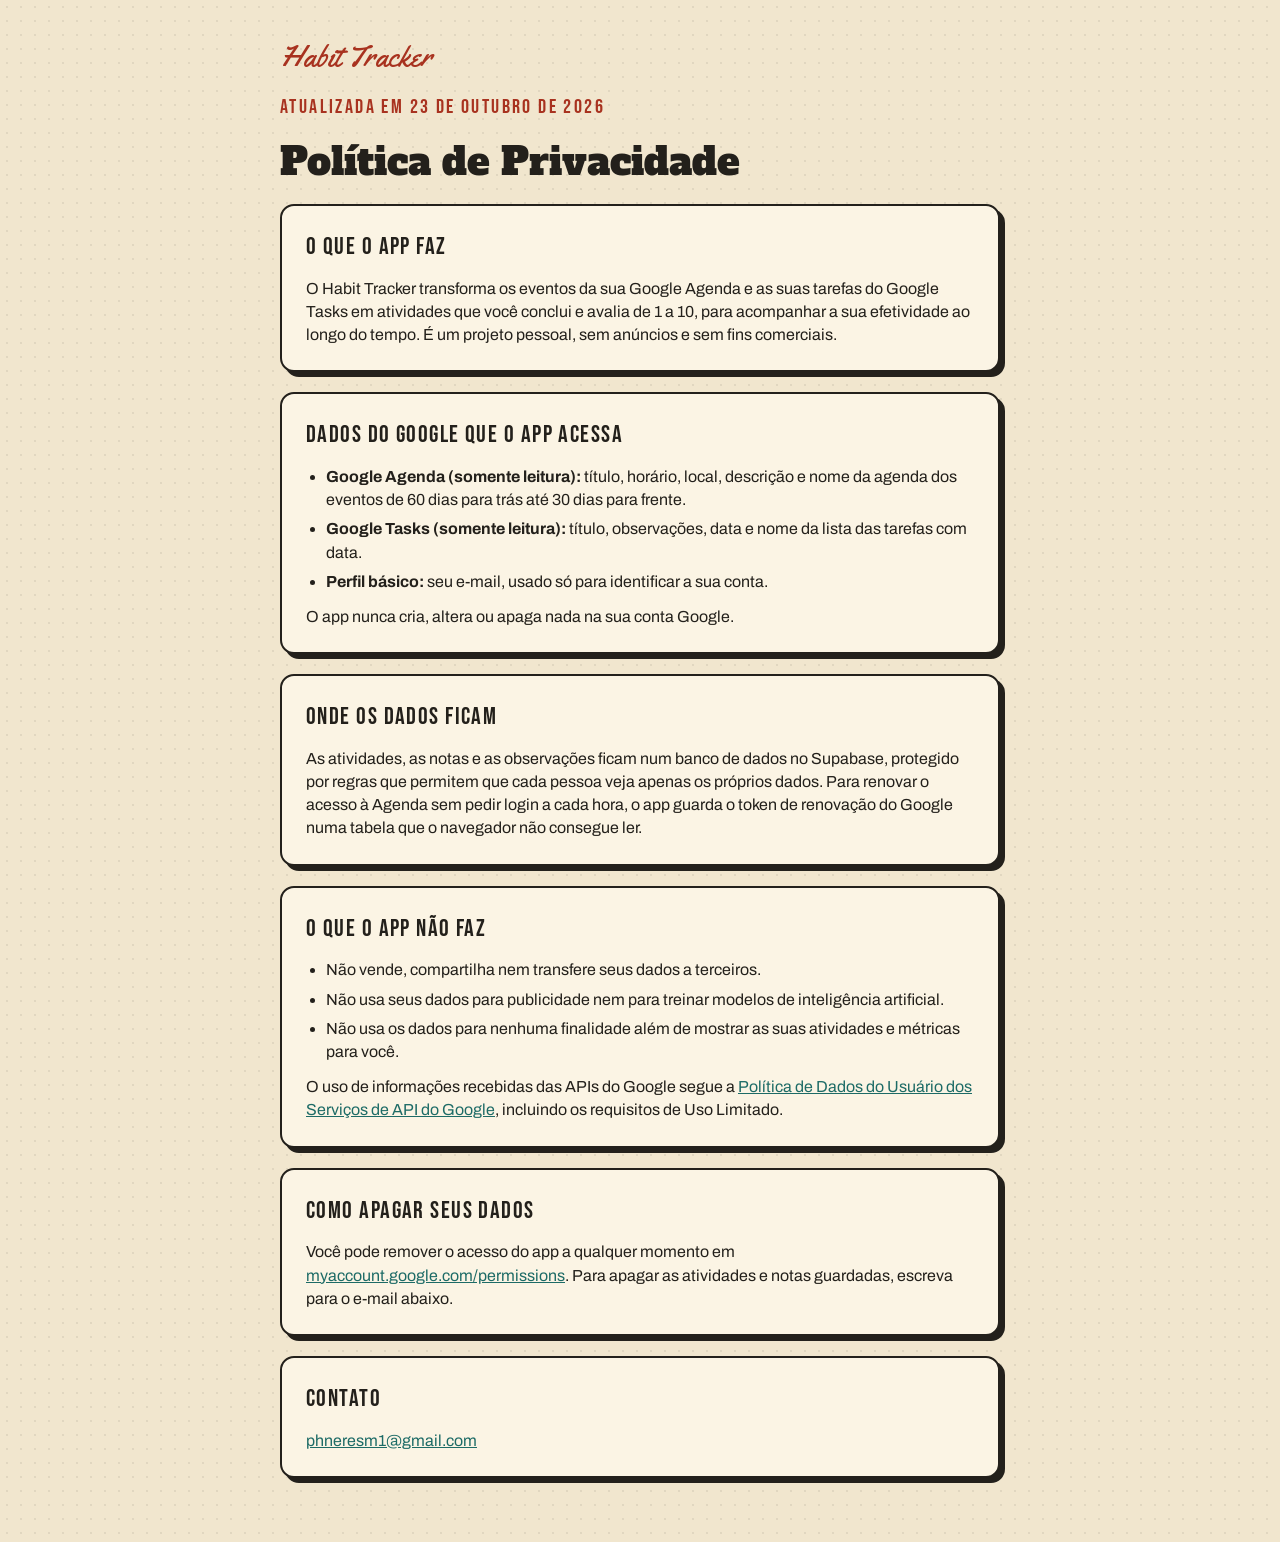
<file: privacidade.html>
<!doctype html>
<html lang="pt-BR">
<head>
  <meta charset="utf-8">
  <meta name="viewport" content="width=device-width, initial-scale=1">
  <meta name="color-scheme" content="light dark">
  <title>Política de Privacidade · Habit Tracker</title>
  <link rel="preconnect" href="https://fonts.googleapis.com">
  <link rel="preconnect" href="https://fonts.gstatic.com" crossorigin>
  <link href="https://fonts.googleapis.com/css2?family=Alfa+Slab+One&family=Archivo:wght@400;500;600;700&family=Bebas+Neue&family=Yellowtail&display=swap" rel="stylesheet">
  <link rel="stylesheet" href="css/styles.css">
  <style>
    .doc { max-width: 760px; margin: 0 auto; padding: 40px 20px 64px; display: flex; flex-direction: column; gap: 20px; }
    .doc .card { padding: 24px; display: flex; flex-direction: column; gap: 12px; }
    .doc h2 { font-family: var(--font-caps); font-weight: 400; font-size: 24px; letter-spacing: 0.06em; }
    .doc ul { margin: 0; padding-left: 20px; display: flex; flex-direction: column; gap: 6px; }
  </style>
</head>
<body>
  <main class="doc">
    <a class="brand-name" href="./" style="text-decoration:none">Habit Tracker</a>
    <p class="eyebrow">Atualizada em 23 de outubro de 2026</p>
    <h1 class="page-title">Política de Privacidade</h1>

    <section class="card">
      <h2>O que o app faz</h2>
      <p>O Habit Tracker transforma os eventos da sua Google Agenda e as suas tarefas do Google Tasks em atividades que você conclui e avalia de 1 a 10, para acompanhar a sua efetividade ao longo do tempo. É um projeto pessoal, sem anúncios e sem fins comerciais.</p>
    </section>

    <section class="card">
      <h2>Dados do Google que o app acessa</h2>
      <ul>
        <li><strong>Google Agenda (somente leitura):</strong> título, horário, local, descrição e nome da agenda dos eventos de 60 dias para trás até 30 dias para frente.</li>
        <li><strong>Google Tasks (somente leitura):</strong> título, observações, data e nome da lista das tarefas com data.</li>
        <li><strong>Perfil básico:</strong> seu e-mail, usado só para identificar a sua conta.</li>
      </ul>
      <p>O app nunca cria, altera ou apaga nada na sua conta Google.</p>
    </section>

    <section class="card">
      <h2>Onde os dados ficam</h2>
      <p>As atividades, as notas e as observações ficam num banco de dados no Supabase, protegido por regras que permitem que cada pessoa veja apenas os próprios dados. Para renovar o acesso à Agenda sem pedir login a cada hora, o app guarda o token de renovação do Google numa tabela que o navegador não consegue ler.</p>
    </section>

    <section class="card">
      <h2>O que o app não faz</h2>
      <ul>
        <li>Não vende, compartilha nem transfere seus dados a terceiros.</li>
        <li>Não usa seus dados para publicidade nem para treinar modelos de inteligência artificial.</li>
        <li>Não usa os dados para nenhuma finalidade além de mostrar as suas atividades e métricas para você.</li>
      </ul>
      <p>O uso de informações recebidas das APIs do Google segue a <a href="https://developers.google.com/terms/api-services-user-data-policy">Política de Dados do Usuário dos Serviços de API do Google</a>, incluindo os requisitos de Uso Limitado.</p>
    </section>

    <section class="card">
      <h2>Como apagar seus dados</h2>
      <p>Você pode remover o acesso do app a qualquer momento em <a href="https://myaccount.google.com/permissions">myaccount.google.com/permissions</a>. Para apagar as atividades e notas guardadas, escreva para o e-mail abaixo.</p>
    </section>

    <section class="card">
      <h2>Contato</h2>
      <p><a href="mailto:phneresm1@gmail.com">phneresm1@gmail.com</a></p>
    </section>
  </main>
</body>
</html>
</file>
<file: css/styles.css>
/* ==========================================================================
   Habit Tracker — estética retrô "era atômica" (anos 50)
   Tema claro: papel creme de revista antiga.
   Tema escuro: noite atômica, azul-petróleo.
   O tema segue o sistema (prefers-color-scheme) e pode ser forçado
   com data-theme="light" | "dark" no <html>.
   ========================================================================== */

:root {
  color-scheme: light;

  --font-body: 'Archivo', system-ui, -apple-system, 'Segoe UI', Roboto, sans-serif;
  --font-display: 'Alfa Slab One', Georgia, 'Times New Roman', serif;
  --font-caps: 'Bebas Neue', 'Arial Narrow', Impact, sans-serif;
  --font-script: 'Yellowtail', 'Brush Script MT', cursive;

  --radius: 14px;
  --radius-sm: 10px;

  /* Papel e tinta */
  --bg: #F1E6CE;
  --paper: #FBF4E4;
  --field-bg: #FFFBF0;
  --ink: #23201B;
  --text-2: #3E3930;
  --muted: #5E574B;
  --placeholder: #776E5E;
  --line: #23201B;
  --shadow-color: #23201B;
  --divider: #DCCDAE;
  --hover: #F1E4C6;
  --halftone: rgba(35, 32, 27, 0.08);

  /* Destaques */
  --accent: #1D6B66;
  --on-accent: #FBF4E4;
  --accent-soft: #CFE5DF;
  --accent-soft-text: #13504C;
  --primary: #A8321F;
  --primary-hover: #8E2919;
  --on-primary: #FBF4E4;
  --mustard: #E2A72E;
  --on-mustard: #23201B;
  --mustard-soft: #F6E2B0;
  --mustard-soft-text: #5C4410;
  --warm: #A8321F;
  --danger: #A8321F;
  --link: #1D6B66;
  --link-hover: #13504C;
  --focus: #2C5D8F;

  /* Controles */
  --control-border: #7A705F;
  --empty: #E2D5B8;
  --missed: #E8DCC0;
  --invert-bg: #23201B;
  --invert-text: #FBF4E4;
  --segment-bg: #E8DCC0;
  --ring-track: #F2D58C;
  --ring-value: #1D6B66;

  /* Escala de notas e de efetividade */
  --s-low: #A8321F;   --s-low-text: #FBF4E4;
  --s-mid: #E2A72E;   --s-mid-text: #23201B;
  --s-good: #9CC8BE;  --s-good-text: #23201B;
  --s-top: #1D6B66;   --s-top-text: #FBF4E4;
  --s-none: #E8DCC0;  --s-none-text: #5E574B;
  --seg-missed: #5E574B;
  --seg-pending: #B8AA8C;
}

@media (prefers-color-scheme: dark) {
  :root:not([data-theme="light"]) {
    color-scheme: dark;
    --bg: #13202A;
    --paper: #1B2C38;
    --field-bg: #13202A;
    --ink: #F1E6CC;
    --text-2: #DCCFB2;
    --muted: #B3A88F;
    --placeholder: #8C9AA5;
    --line: #4A6475;
    --shadow-color: #070D12;
    --divider: #2A3D4A;
    --hover: #223644;
    --halftone: rgba(241, 230, 204, 0.05);
    --accent: #4FBFB2;
    --on-accent: #13202A;
    --accent-soft: #1F3F44;
    --accent-soft-text: #8FDCD2;
    --primary: #F27A62;
    --primary-hover: #F59582;
    --on-primary: #13202A;
    --mustard: #F2B84B;
    --on-mustard: #13202A;
    --mustard-soft: #3D3420;
    --mustard-soft-text: #F2CF86;
    --warm: #F27A62;
    --danger: #F27A62;
    --link: #8FDCD2;
    --link-hover: #B5EAE3;
    --focus: #F2B84B;
    --control-border: #6B8191;
    --empty: #2A3D4A;
    --missed: #24384A;
    --invert-bg: #F1E6CC;
    --invert-text: #13202A;
    --segment-bg: #13202A;
    --ring-track: #C9922F;
    --ring-value: #13202A;
    --s-low: #F27A62;   --s-low-text: #13202A;
    --s-mid: #F2B84B;   --s-mid-text: #13202A;
    --s-good: #2F6A66;  --s-good-text: #F1E6CC;
    --s-top: #4FBFB2;   --s-top-text: #13202A;
    --s-none: #24384A;  --s-none-text: #B3A88F;
  --seg-missed: #B3A88F;
  --seg-pending: #4A6475;
  }
}

:root[data-theme="dark"] {
  color-scheme: dark;
  --bg: #13202A;
  --paper: #1B2C38;
  --field-bg: #13202A;
  --ink: #F1E6CC;
  --text-2: #DCCFB2;
  --muted: #B3A88F;
  --placeholder: #8C9AA5;
  --line: #4A6475;
  --shadow-color: #070D12;
  --divider: #2A3D4A;
  --hover: #223644;
  --halftone: rgba(241, 230, 204, 0.05);
  --accent: #4FBFB2;
  --on-accent: #13202A;
  --accent-soft: #1F3F44;
  --accent-soft-text: #8FDCD2;
  --primary: #F27A62;
  --primary-hover: #F59582;
  --on-primary: #13202A;
  --mustard: #F2B84B;
  --on-mustard: #13202A;
  --mustard-soft: #3D3420;
  --mustard-soft-text: #F2CF86;
  --warm: #F27A62;
  --danger: #F27A62;
  --link: #8FDCD2;
  --link-hover: #B5EAE3;
  --focus: #F2B84B;
  --control-border: #6B8191;
  --empty: #2A3D4A;
  --missed: #24384A;
  --invert-bg: #F1E6CC;
  --invert-text: #13202A;
  --segment-bg: #13202A;
  --ring-track: #C9922F;
  --ring-value: #13202A;
  --s-low: #F27A62;   --s-low-text: #13202A;
  --s-mid: #F2B84B;   --s-mid-text: #13202A;
  --s-good: #2F6A66;  --s-good-text: #F1E6CC;
  --s-top: #4FBFB2;   --s-top-text: #13202A;
  --s-none: #24384A;  --s-none-text: #B3A88F;
  --seg-missed: #B3A88F;
  --seg-pending: #4A6475;
}

/* ---------- Base ---------- */

*, *::before, *::after { box-sizing: border-box; }

html { -webkit-text-size-adjust: 100%; text-size-adjust: 100%; }

body {
  margin: 0;
  min-height: 100vh;
  background-color: var(--bg);
  background-image: radial-gradient(var(--halftone) 1.1px, transparent 1.4px);
  background-size: 14px 14px;
  color: var(--ink);
  font-family: var(--font-body);
  font-size: 16px;
  line-height: 1.45;
  -webkit-font-smoothing: antialiased;
  -webkit-tap-highlight-color: transparent;
}

h1, h2, h3, p { margin: 0; }
a { color: var(--link); }
a:hover { color: var(--link-hover); }
button, input, textarea, select { font: inherit; color: inherit; }
button { cursor: pointer; }
button:disabled { cursor: default; }
svg { flex-shrink: 0; }
code { font-size: 0.92em; padding: 1px 5px; border-radius: 4px; background: var(--hover); }

:focus-visible { outline: 3px solid var(--focus); outline-offset: 2px; }

.skip-link {
  position: fixed;
  top: 8px;
  left: 8px;
  z-index: 100;
  padding: 10px 16px;
  border: 2px solid var(--line);
  border-radius: var(--radius-sm);
  background: var(--paper);
  font-weight: 700;
  transform: translateY(-200%);
}
.skip-link:focus { transform: none; }

.noscript { margin: 24px; padding: 16px; border: 2px solid var(--line); background: var(--paper); }
.loading { padding: 48px 0; text-align: center; color: var(--muted); }

/* ---------- Estrutura ---------- */

.app { display: flex; min-height: 100vh; min-height: 100dvh; }

.sidebar {
  position: sticky;
  top: 0;
  height: 100vh;
  height: 100dvh;
  width: 260px;
  flex-shrink: 0;
  overflow-y: auto;
  padding: 28px 20px;
  display: flex;
  flex-direction: column;
  gap: 28px;
  background: var(--paper);
  border-right: 2px solid var(--line);
}

.brand { display: flex; align-items: center; gap: 10px; color: var(--ink); text-decoration: none; }
.brand:hover { color: var(--ink); }
.brand-mark svg { display: block; }
.brand-mark .burst { fill: var(--mustard); stroke: var(--line); stroke-width: 2; stroke-linejoin: round; }
.brand-mark .burst-check { stroke: var(--on-mustard); }
.brand-text { display: flex; flex-direction: column; line-height: 1; }
.brand-name { font-family: var(--font-script); font-size: 30px; line-height: 1.1; color: var(--warm); }
.brand-tag { margin-top: 4px; font-family: var(--font-caps); font-size: 14px; letter-spacing: 0.12em; color: var(--muted); }

.nav { display: flex; flex-direction: column; gap: 6px; }
.nav-link {
  display: flex;
  align-items: center;
  gap: 12px;
  min-height: 44px;
  padding: 0 12px;
  border: 2px solid transparent;
  border-radius: var(--radius-sm);
  color: var(--text-2);
  font-weight: 600;
  font-size: 15px;
  text-decoration: none;
}
.nav-link:hover { background: var(--hover); color: var(--ink); }
.nav-link[aria-current="page"] {
  background: var(--accent);
  border-color: var(--line);
  color: var(--on-accent);
  box-shadow: 3px 3px 0 var(--shadow-color);
}

.sidebar-foot { margin-top: auto; display: flex; flex-direction: column; gap: 12px; font-size: 13px; color: var(--muted); }
.account { display: flex; flex-wrap: wrap; align-items: center; gap: 8px; }
.account-email { overflow-wrap: anywhere; }
.link-btn { padding: 0; border: none; background: none; color: var(--link); font-weight: 600; text-decoration: underline; min-height: 32px; }

.theme-switch { display: flex; padding: 3px; border: 2px solid var(--line); border-radius: var(--radius-sm); background: var(--segment-bg); }
.theme-switch button {
  flex: 1 1 0;
  min-height: 36px;
  border: none;
  border-radius: 7px;
  background: transparent;
  color: var(--text-2);
  font-family: var(--font-caps);
  font-size: 17px;
  letter-spacing: 0.06em;
}
.theme-switch button[aria-pressed="true"] { background: var(--invert-bg); color: var(--invert-text); }

.content { flex: 1 1 auto; min-width: 0; padding: 36px 40px 56px; }
.content:focus { outline: none; }
.view { max-width: 1180px; margin: 0 auto; display: flex; flex-direction: column; gap: 26px; }

.tabbar { display: none; }

/* Tela de login: sem menus */
body.signed-out .sidebar,
body.signed-out .tabbar { display: none !important; }

.banner {
  padding: 10px 14px;
  border: 2px dashed var(--line);
  border-radius: var(--radius-sm);
  background: var(--mustard-soft);
  color: var(--mustard-soft-text);
  font-size: 14px;
}

/* ---------- Tipografia ---------- */

.page-head { display: flex; flex-wrap: wrap; align-items: flex-end; justify-content: space-between; gap: 16px; }
.eyebrow { font-family: var(--font-caps); font-size: 20px; letter-spacing: 0.12em; color: var(--warm); }
.page-title { font-family: var(--font-display); font-weight: 400; font-size: 38px; line-height: 1.1; color: var(--ink); overflow-wrap: anywhere; }
.page-title:focus { outline: none; }
.script { font-family: var(--font-script); font-weight: 400; color: var(--accent); }
.hint { font-size: 13px; color: var(--muted); }

.stack-4 { display: flex; flex-direction: column; gap: 4px; min-width: 0; }
.stack-6 { display: flex; flex-direction: column; gap: 6px; min-width: 0; }
.stack-10 { display: flex; flex-direction: column; gap: 10px; }
.stack-16 { display: flex; flex-direction: column; gap: 16px; }
.row { display: flex; align-items: center; gap: 10px; flex-wrap: wrap; }

/* ---------- Cartões ---------- */

.card {
  background: var(--paper);
  border: 2px solid var(--line);
  border-radius: var(--radius);
  box-shadow: 5px 5px 0 var(--shadow-color);
  min-width: 0;
}
.card-pad { padding: 20px; }
.card-body { padding: 4px 0 8px; }
.card-head {
  display: flex;
  flex-wrap: wrap;
  align-items: center;
  justify-content: space-between;
  gap: 8px 12px;
  padding: 16px 20px;
  border-bottom: 2px dashed var(--divider);
}
.card-title,
.section-title { font-family: var(--font-caps); font-weight: 400; font-size: 26px; line-height: 1; letter-spacing: 0.06em; color: var(--ink); }
.section-title { font-size: 22px; }

/* ---------- Botões ---------- */

.btn {
  display: inline-flex;
  align-items: center;
  justify-content: center;
  gap: 8px;
  min-height: 46px;
  padding: 0 20px;
  border: 2px solid var(--line);
  border-radius: 999px;
  font-weight: 700;
  font-size: 15px;
  text-decoration: none;
  white-space: nowrap;
  box-shadow: 3px 3px 0 var(--shadow-color);
  transition: transform 0.08s ease, box-shadow 0.08s ease, background 0.15s ease;
}
.btn:active:not(:disabled) { transform: translate(2px, 2px); box-shadow: 1px 1px 0 var(--shadow-color); }
.btn:disabled { opacity: 0.6; }
.btn-primary { background: var(--primary); color: var(--on-primary); }
.btn-primary:hover { background: var(--primary-hover); color: var(--on-primary); }
.btn-ghost { background: var(--paper); color: var(--ink); }
.btn-ghost:hover { background: var(--hover); color: var(--ink); }
.btn-danger { background: var(--paper); color: var(--danger); }
.btn-danger:hover { background: var(--hover); color: var(--danger); }
.btn-block { width: 100%; min-height: 54px; font-size: 16px; }
.btn-sm { min-height: 40px; padding: 0 14px; font-size: 14px; box-shadow: 2px 2px 0 var(--shadow-color); }
.btn .spin svg { animation: spin 0.9s linear infinite; display: block; }
@keyframes spin { to { transform: rotate(360deg); } }

.icon-btn {
  width: 44px;
  height: 44px;
  border: 2px solid var(--line);
  border-radius: 999px;
  background: var(--paper);
  color: var(--ink);
  display: inline-grid;
  place-items: center;
  text-decoration: none;
  box-shadow: 2px 2px 0 var(--shadow-color);
}
.icon-btn:hover { background: var(--hover); color: var(--ink); }
.icon-btn:disabled { opacity: 0.35; box-shadow: none; }

.chips { display: flex; flex-wrap: wrap; gap: 6px; }
.chip {
  min-height: 38px;
  padding: 0 14px;
  border: 2px solid var(--line);
  border-radius: 999px;
  background: var(--paper);
  color: var(--text-2);
  font-family: var(--font-caps);
  font-size: 17px;
  letter-spacing: 0.08em;
}
.chip:hover { background: var(--hover); }
.chip[aria-pressed="true"] { background: var(--mustard); color: var(--on-mustard); }

.seg { display: flex; padding: 3px; border: 2px solid var(--line); border-radius: 999px; background: var(--segment-bg); }
.seg button {
  min-height: 38px;
  padding: 0 16px;
  border: none;
  border-radius: 999px;
  background: transparent;
  color: var(--text-2);
  font-family: var(--font-caps);
  font-size: 18px;
  letter-spacing: 0.08em;
}
.seg button[aria-pressed="true"] { background: var(--invert-bg); color: var(--invert-text); }

/* ---------- Pílulas, etiquetas e notas ---------- */

.pill {
  display: inline-flex;
  align-items: center;
  justify-content: center;
  min-width: 48px;
  padding: 3px 10px;
  border: 2px solid var(--line);
  border-radius: 999px;
  font-weight: 700;
  font-size: 13px;
  font-variant-numeric: tabular-nums;
  white-space: nowrap;
}

.score-low, .effect-low { background: var(--s-low); color: var(--s-low-text); }
.score-mid, .effect-mid { background: var(--s-mid); color: var(--s-mid-text); }
.score-good, .effect-good { background: var(--s-good); color: var(--s-good-text); }
.score-top, .effect-top { background: var(--s-top); color: var(--s-top-text); }
.effect-none { background: var(--s-none); color: var(--s-none-text); }

.badge {
  display: inline-block;
  padding: 1px 8px;
  border-radius: 999px;
  font-family: var(--font-caps);
  font-size: 14px;
  letter-spacing: 0.08em;
}
.badge-calendar { background: var(--accent-soft); color: var(--accent-soft-text); }
.badge-tasks { background: var(--mustard-soft); color: var(--mustard-soft-text); }

.tag {
  display: inline-flex;
  align-items: center;
  min-height: 30px;
  padding: 0 10px;
  border: 2px dashed var(--control-border);
  border-radius: 999px;
  font-size: 12px;
  font-weight: 700;
  color: var(--muted);
  white-space: nowrap;
}
.tag-missed { border-color: var(--warm); color: var(--warm); }
.tag-btn { background: transparent; min-height: 40px; }
.tag-btn:hover { background: var(--hover); }

.score {
  min-width: 56px;
  height: 44px;
  padding: 0 10px;
  border: 2px solid var(--line);
  border-radius: 999px;
  font-family: var(--font-display);
  font-size: 18px;
  font-variant-numeric: tabular-nums;
  box-shadow: 2px 2px 0 var(--shadow-color);
}
.score small { font-family: var(--font-body); font-size: 11px; font-weight: 700; opacity: 0.85; }

/* ---------- Selo de sol (progresso) ---------- */

.stat.stat-ring { flex-direction: row; align-items: center; justify-content: flex-start; gap: 18px; }
.ring { position: relative; flex-shrink: 0; }
.ring svg { position: absolute; inset: 0; display: block; }
.ring-rays { stroke: var(--mustard); }
.ring-disc { fill: var(--mustard); stroke: var(--shadow-color); }
.ring-track { stroke: var(--ring-track); }
.ring-value { stroke: var(--ring-value); transition: stroke-dashoffset 0.4s ease; }
.ring-face { fill: var(--paper); stroke: var(--shadow-color); }
.ring-label {
  position: absolute;
  inset: 0;
  display: grid;
  place-items: center;
  font-family: var(--font-display);
  line-height: 1;
  font-variant-numeric: tabular-nums;
  color: var(--ink);
}

/* ---------- Indicadores ---------- */

.kpis { display: grid; grid-template-columns: minmax(280px, 1.4fr) repeat(3, minmax(150px, 1fr)); gap: 20px; }
.stat { display: flex; flex-direction: column; justify-content: center; gap: 6px; padding: 20px; }
.stat-label { display: flex; align-items: center; gap: 6px; font-family: var(--font-caps); font-size: 19px; letter-spacing: 0.08em; color: var(--muted); }
.stat-label.warm { color: var(--warm); }
.stat-value { font-family: var(--font-display); font-size: 32px; line-height: 1.1; color: var(--ink); }
.stat-value small { font-family: var(--font-body); font-size: 15px; font-weight: 700; color: var(--muted); }
.stat-big { font-family: var(--font-display); font-size: 26px; line-height: 1.1; }
.stat-sub { font-size: 14px; color: var(--muted); }

.split { display: grid; grid-template-columns: minmax(0, 1fr) 340px; gap: 26px; align-items: start; }
.aside { display: flex; flex-direction: column; gap: 20px; min-width: 0; }

/* ---------- Lista de atividades ---------- */

.list-label {
  display: flex;
  align-items: center;
  gap: 8px;
  padding: 14px 20px 4px;
  font-family: var(--font-caps);
  font-weight: 400;
  font-size: 18px;
  letter-spacing: 0.1em;
  color: var(--muted);
}
.list-label span { font-family: var(--font-body); font-size: 12px; font-weight: 700; padding: 0 7px; border-radius: 999px; background: var(--hover); }

.act-list { list-style: none; margin: 0; padding: 0; }
.act {
  display: flex;
  align-items: center;
  gap: 14px;
  padding: 12px 20px;
  border-bottom: 2px dashed var(--divider);
}
.act:last-child { border-bottom: none; }

.check {
  width: 46px;
  height: 46px;
  flex-shrink: 0;
  border: 2px solid var(--control-border);
  border-radius: 999px;
  background: var(--field-bg);
  display: grid;
  place-items: center;
  color: transparent;
  transition: border-color 0.15s ease, transform 0.08s ease;
}
.check:hover:not(:disabled) { border-color: var(--accent); color: var(--control-border); }
.check:active:not(:disabled) { transform: scale(0.94); }
.check:disabled { opacity: 0.4; border-style: dashed; }
.check.is-done { background: var(--accent); border-color: var(--line); color: var(--on-accent); box-shadow: 2px 2px 0 var(--shadow-color); }

.act-main { flex: 1 1 auto; min-width: 0; display: flex; flex-direction: column; gap: 3px; }
.act-time { display: inline-flex; align-items: center; gap: 5px; font-size: 12px; font-weight: 700; color: var(--muted); font-variant-numeric: tabular-nums; }
.act-title { color: var(--ink); font-weight: 700; font-size: 16px; text-decoration: none; overflow-wrap: anywhere; }
.act-title:hover { color: var(--ink); text-decoration: underline; text-decoration-thickness: 2px; }
.act-meta { display: flex; flex-wrap: wrap; align-items: center; gap: 6px; font-size: 13px; color: var(--muted); }
.act-note { font-size: 13px; font-style: italic; color: var(--text-2); overflow-wrap: anywhere; }
.act.is-missed .act-title { color: var(--text-2); }

.empty { padding: 36px 20px; display: flex; flex-direction: column; align-items: center; gap: 12px; text-align: center; color: var(--muted); }
.empty .script { font-size: 32px; }

/* ---------- Agenda semanal ---------- */

.week-grid { display: grid; grid-template-columns: repeat(7, minmax(0, 1fr)); gap: 12px; align-items: start; }
.day-col { padding: 12px 10px; display: flex; flex-direction: column; gap: 10px; box-shadow: 3px 3px 0 var(--shadow-color); }
.day-col.is-today { outline: 3px solid var(--accent); outline-offset: 2px; }
.day-head { display: flex; align-items: baseline; gap: 6px; flex-wrap: wrap; }
.day-dow { font-family: var(--font-caps); font-size: 18px; letter-spacing: 0.08em; color: var(--muted); }
.day-num { font-family: var(--font-display); font-size: 22px; }
.day-head .pill { margin-left: auto; min-width: 0; padding: 1px 7px; font-size: 12px; }
.day-empty { font-size: 13px; color: var(--muted); text-align: center; padding: 8px 0; }

.mini-list { list-style: none; margin: 0; padding: 0; display: flex; flex-direction: column; gap: 6px; }
.mini {
  width: 100%;
  min-height: 44px;
  display: grid;
  grid-template-columns: auto 1fr auto;
  align-items: center;
  gap: 6px;
  padding: 6px 8px;
  border: 2px solid var(--divider);
  border-radius: var(--radius-sm);
  background: var(--field-bg);
  color: var(--ink);
  text-align: left;
}
.mini:hover:not(:disabled) { border-color: var(--line); }
.mini:disabled { opacity: 0.75; }
.mini-time { font-size: 11px; font-weight: 700; color: var(--muted); font-variant-numeric: tabular-nums; }
.mini-title { font-size: 13px; font-weight: 600; line-height: 1.2; overflow: hidden; display: -webkit-box; -webkit-line-clamp: 2; -webkit-box-orient: vertical; }
.mini-score { min-width: 24px; height: 24px; display: grid; place-items: center; border-radius: 999px; font-size: 12px; font-weight: 800; }
.mini-x { font-size: 18px; font-weight: 800; color: var(--warm); }
.mini-done { border-color: var(--accent); }
.mini-missed { border-style: dashed; }
.mini-missed .mini-title { color: var(--muted); }

/* ---------- Gráficos ---------- */

.vbars { display: flex; align-items: stretch; gap: 10px; height: 230px; }
.vbar {
  flex: 1 1 0;
  min-width: 0;
  display: flex;
  flex-direction: column;
  align-items: center;
  gap: 6px;
  padding: 6px 2px;
  border: 2px solid transparent;
  border-radius: var(--radius-sm);
  background: transparent;
  color: var(--ink);
}
.vbar:hover:not(:disabled) { border-color: var(--line); background: var(--hover); }
.vbar:disabled { opacity: 0.45; }
.vbar-value { font-weight: 700; font-size: 13px; font-variant-numeric: tabular-nums; }
.vbar-track { position: relative; flex: 1 1 auto; width: 100%; max-width: 56px; border-radius: 8px 8px 3px 3px; background: var(--missed); overflow: hidden; }
.vbar-fill { position: absolute; left: 0; right: 0; bottom: 0; border-top: 2px solid var(--line); }
.vbar-label { display: flex; flex-direction: column; align-items: center; font-family: var(--font-caps); font-size: 17px; letter-spacing: 0.06em; color: var(--muted); line-height: 1; }
.vbar-label small { font-family: var(--font-body); font-size: 12px; font-weight: 700; }
.vbar.is-today .vbar-label { color: var(--ink); }

.month-grid { display: grid; grid-template-columns: repeat(7, minmax(0, 1fr)); gap: 6px; }
.month-dow { text-align: center; font-family: var(--font-caps); font-size: 16px; letter-spacing: 0.08em; color: var(--muted); }
.month-cell {
  min-height: 60px;
  display: flex;
  flex-direction: column;
  align-items: flex-start;
  justify-content: space-between;
  padding: 6px 8px;
  border: 2px solid var(--line);
  border-radius: var(--radius-sm);
}
.month-cell:hover:not(:disabled) { box-shadow: 2px 2px 0 var(--shadow-color); }
.month-cell:disabled { opacity: 0.4; border-style: dashed; }
.month-cell.is-today { outline: 3px solid var(--ink); outline-offset: 1px; }
.month-num { font-weight: 800; font-size: 14px; }
.month-pct { align-self: flex-end; font-size: 12px; font-weight: 700; font-variant-numeric: tabular-nums; }

.legend { display: flex; flex-wrap: wrap; align-items: center; gap: 6px; font-size: 12px; color: var(--muted); }
.legend i { width: 14px; height: 14px; border-radius: 4px; border: 1.5px solid var(--line); }

.hbars { list-style: none; margin: 0; padding: 0; display: flex; flex-direction: column; gap: 12px; }
.hbar { display: grid; grid-template-columns: minmax(0, 1.1fr) minmax(0, 1.4fr) 76px; align-items: center; gap: 12px; }
.hbar-name {
  display: flex;
  flex-direction: column;
  align-items: flex-start;
  padding: 4px 0;
  border: none;
  background: none;
  color: var(--ink);
  text-align: left;
  font-weight: 700;
  font-size: 14px;
  min-height: 44px;
  justify-content: center;
}
.hbar-name span { overflow-wrap: anywhere; }
.hbar-name small { font-weight: 500; font-size: 12px; color: var(--muted); }
.hbar-name:hover:not(:disabled) span { text-decoration: underline; }
.hbar-track { height: 18px; border-radius: 999px; background: var(--missed); overflow: hidden; border: 2px solid var(--line); }
.hbar-fill { display: block; height: 100%; }
.hbar-fill.is-missed { background: repeating-linear-gradient(45deg, var(--missed), var(--missed) 5px, var(--empty) 5px, var(--empty) 10px); }
.hbar-value { font-weight: 700; font-size: 13px; text-align: right; font-variant-numeric: tabular-nums; }

.hist { display: flex; align-items: stretch; gap: 6px; height: 150px; }
.hist-col { flex: 1 1 0; display: flex; flex-direction: column; align-items: center; gap: 4px; min-width: 0; }
.hist-count { font-size: 11px; font-weight: 700; min-height: 14px; color: var(--muted); }
.hist-track { position: relative; flex: 1 1 auto; width: 100%; }
.hist-bar { position: absolute; left: 0; right: 0; bottom: 0; border: 2px solid var(--line); border-radius: 5px 5px 2px 2px; min-height: 0; }
.hist-label { font-family: var(--font-caps); font-size: 16px; color: var(--muted); }

.donut-wrap { display: flex; flex-wrap: wrap; align-items: center; gap: 18px; }
.donut { position: relative; width: 150px; height: 150px; flex-shrink: 0; }
.donut svg { width: 100%; height: 100%; display: block; transform: rotate(0deg); }
.donut-track { stroke: var(--divider); }
.donut-seg { transition: opacity 0.15s ease; }
.donut-seg:hover { opacity: 0.8; }
.donut-center { position: absolute; inset: 0; display: flex; flex-direction: column; align-items: center; justify-content: center; line-height: 1.05; }
.donut-center strong { font-family: var(--font-display); font-weight: 400; font-size: 26px; }
.donut-center small { font-size: 12px; color: var(--muted); }
.donut-legend { list-style: none; margin: 0; padding: 0; flex: 1 1 160px; display: flex; flex-direction: column; gap: 6px; font-size: 13px; }
.donut-legend li { display: grid; grid-template-columns: 14px minmax(0, 1fr) auto 36px; align-items: center; gap: 8px; }
.donut-legend i { width: 14px; height: 14px; border-radius: 4px; border: 1.5px solid var(--line); }
.donut-legend small { text-align: right; color: var(--muted); font-variant-numeric: tabular-nums; }
.donut-legend strong { font-variant-numeric: tabular-nums; }
.seg-top { stroke: var(--s-top); background: var(--s-top); }
.seg-good { stroke: var(--s-good); background: var(--s-good); }
.seg-mid { stroke: var(--s-mid); background: var(--s-mid); }
.seg-low { stroke: var(--s-low); background: var(--s-low); }
.seg-missed { stroke: var(--seg-missed); background: var(--seg-missed); }
.seg-pending { stroke: var(--seg-pending); background: var(--seg-pending); }
.seg-future { stroke: var(--empty); background: var(--empty); }

.meter { display: flex; flex-direction: column; gap: 6px; }
.meter-head { display: flex; justify-content: space-between; align-items: baseline; gap: 8px; }
.meter-label { font-weight: 700; font-size: 15px; }
.meter-value { font-family: var(--font-display); font-size: 18px; }
.meter-track { height: 14px; border: 2px solid var(--line); border-radius: 999px; background: var(--missed); overflow: hidden; }
.meter-fill { display: block; height: 100%; }

.rank { list-style: none; margin: 0; padding: 0; display: flex; flex-direction: column; gap: 6px; }
.rank-row {
  display: flex;
  align-items: center;
  justify-content: space-between;
  gap: 10px;
  min-height: 44px;
  padding: 6px 10px;
  border: 2px solid var(--divider);
  border-radius: var(--radius-sm);
  color: var(--ink);
  text-decoration: none;
  font-weight: 600;
  font-size: 14px;
}
.rank-row:hover { border-color: var(--line); color: var(--ink); }

.spark polyline { fill: none; stroke: var(--accent); stroke-width: 2.5; stroke-linejoin: round; stroke-linecap: round; }
.spark-dot { fill: var(--accent); }
.spark-miss { fill: var(--paper); stroke: var(--warm); stroke-width: 1.8; }

.line-chart { width: 100%; height: auto; display: block; overflow: visible; }
.chart-grid { stroke: var(--divider); stroke-width: 1.5; stroke-dasharray: 4 5; }
.chart-axis { fill: var(--muted); font-size: 12px; font-family: var(--font-body); font-weight: 600; }
.chart-line { fill: none; stroke: var(--ink); stroke-width: 2.5; stroke-linejoin: round; }
.chart-dot { stroke: var(--line); stroke-width: 2; }
.chart-dot.score-low { fill: var(--s-low); }
.chart-dot.score-mid { fill: var(--s-mid); }
.chart-dot.score-good { fill: var(--s-good); }
.chart-dot.score-top { fill: var(--s-top); }
.chart-miss path { stroke: var(--warm); stroke-width: 2.5; stroke-linecap: round; fill: none; }

/* ---------- Atividades ---------- */

.series-list { list-style: none; margin: 0; padding: 0; display: flex; flex-direction: column; gap: 14px; }
.series-card {
  display: flex;
  align-items: center;
  gap: 14px;
  padding: 14px 16px;
  border: 2px solid var(--line);
  border-radius: var(--radius);
  background: var(--paper);
  color: var(--ink);
  text-decoration: none;
  box-shadow: 4px 4px 0 var(--shadow-color);
}
.series-card:hover { background: var(--hover); color: var(--ink); }
.series-main { flex: 1 1 auto; min-width: 0; display: flex; flex-direction: column; gap: 3px; }
.series-title { font-weight: 700; font-size: 16px; overflow-wrap: anywhere; }

.avatar {
  width: 46px;
  height: 46px;
  flex-shrink: 0;
  border: 2px solid var(--line);
  border-radius: 999px;
  display: grid;
  place-items: center;
  font-family: var(--font-display);
  font-size: 20px;
  box-shadow: 2px 2px 0 var(--shadow-color);
}
.avatar.lg { width: 64px; height: 64px; font-size: 28px; }
.avatar-calendar { background: var(--accent); color: var(--on-accent); }
.avatar-tasks { background: var(--mustard); color: var(--on-mustard); }

.detail-hero { display: flex; align-items: center; gap: 16px; }

.hist-list { list-style: none; margin: 0; padding: 0; }
.hist-row {
  display: grid;
  grid-template-columns: 120px minmax(0, 1fr) auto;
  align-items: center;
  gap: 12px;
  padding: 10px 20px;
  border-bottom: 2px dashed var(--divider);
}
.hist-row:last-child { border-bottom: none; }
.hist-date { display: flex; flex-direction: column; font-size: 14px; }
.hist-date small { font-size: 12px; color: var(--muted); }

.account-panel { margin-top: 8px; }

/* ---------- Login ---------- */

.login { min-height: calc(100vh - 120px); display: grid; place-items: center; }
.login-card { max-width: 460px; padding: 32px 28px; display: flex; flex-direction: column; align-items: center; gap: 16px; text-align: center; }
.login-card .brand-name { font-size: 40px; }
.login-text { color: var(--text-2); }

/* ---------- Formulário e janela de avaliação ---------- */

.fieldset { margin: 0; padding: 0; border: none; min-width: 0; display: flex; flex-direction: column; gap: 10px; }
.fieldset legend { padding: 0; margin-bottom: 10px; }
.field { display: flex; flex-direction: column; gap: 8px; }
.label { font-family: var(--font-caps); font-size: 19px; letter-spacing: 0.08em; color: var(--ink); }
.optional { font-family: var(--font-body); font-size: 13px; letter-spacing: 0; color: var(--muted); }
.textarea {
  width: 100%;
  min-height: 72px;
  padding: 12px 14px;
  border: 2px solid var(--control-border);
  border-radius: var(--radius-sm);
  background: var(--field-bg);
  color: var(--ink);
  font-size: 16px; /* 16px evita o zoom automático do Safari no iPhone */
  line-height: 1.5;
  resize: vertical;
}
.textarea::placeholder { color: var(--placeholder); opacity: 1; }
.textarea:focus { border-color: var(--accent); }
.field-error { font-size: 14px; font-weight: 600; color: var(--danger); }

.dialog {
  width: min(560px, calc(100vw - 24px));
  max-height: calc(100vh - 24px);
  padding: 0;
  border: 2px solid var(--line);
  border-radius: var(--radius);
  background: var(--paper);
  color: var(--ink);
  box-shadow: 6px 6px 0 var(--shadow-color);
}
.dialog::backdrop { background: rgba(19, 32, 42, 0.55); }
.dialog-body { padding: 22px; display: flex; flex-direction: column; gap: 16px; }
.dialog-title { font-family: var(--font-display); font-weight: 400; font-size: 26px; line-height: 1.15; overflow-wrap: anywhere; }
.dialog-actions { display: flex; flex-wrap: wrap; align-items: center; gap: 10px; }
.dialog-actions .spacer { flex: 1 1 auto; }

.scale { display: grid; grid-template-columns: repeat(10, minmax(0, 1fr)); gap: 6px; }
.scale-item { position: relative; background: none; }
.scale-item input { position: absolute; inset: 0; margin: 0; opacity: 0; cursor: pointer; }
.scale-item span {
  display: grid;
  place-items: center;
  height: 48px;
  border: 2px solid var(--control-border);
  border-radius: var(--radius-sm);
  background: var(--field-bg);
  color: var(--ink);
  font-family: var(--font-display);
  font-size: 18px;
  transition: transform 0.08s ease;
}
.scale-item:hover span { border-color: var(--line); }
.scale-item.score-low input:checked + span { background: var(--s-low); color: var(--s-low-text); }
.scale-item.score-mid input:checked + span { background: var(--s-mid); color: var(--s-mid-text); }
.scale-item.score-good input:checked + span { background: var(--s-good); color: var(--s-good-text); }
.scale-item.score-top input:checked + span { background: var(--s-top); color: var(--s-top-text); }
.scale-item input:checked + span { border-color: var(--line); box-shadow: 2px 2px 0 var(--shadow-color); transform: translateY(-2px); }
.scale-item input:focus-visible + span { outline: 3px solid var(--focus); outline-offset: 2px; }
.scale-ends { display: flex; justify-content: space-between; font-size: 12px; font-weight: 600; color: var(--muted); }

/* ---------- Aviso flutuante ---------- */

.toast {
  position: fixed;
  left: 50%;
  bottom: 24px;
  z-index: 50;
  max-width: min(520px, calc(100vw - 32px));
  padding: 12px 18px;
  border: 2px solid var(--line);
  border-radius: var(--radius-sm);
  background: var(--invert-bg);
  color: var(--invert-text);
  font-weight: 600;
  font-size: 14px;
  box-shadow: 4px 4px 0 var(--shadow-color);
  transform: translate(-50%, 160%);
  opacity: 0;
  transition: transform 0.2s ease, opacity 0.2s ease;
  pointer-events: none;
}
.toast.is-visible { transform: translate(-50%, 0); opacity: 1; }
.toast.is-error { background: var(--primary); color: var(--on-primary); }

/* ---------- Responsivo ---------- */

@media (max-width: 1180px) {
  .split { grid-template-columns: minmax(0, 1fr); }
  .kpis { grid-template-columns: repeat(3, minmax(0, 1fr)); }
  .kpis .stat-ring { grid-column: 1 / -1; }
  .week-grid { grid-template-columns: repeat(4, minmax(0, 1fr)); }
}

@media (max-width: 899px) {
  .sidebar { display: none; }

  .content { padding: 22px 16px calc(104px + env(safe-area-inset-bottom)); }
  .view { gap: 20px; }
  .page-title { font-size: 30px; }
  .week-grid { grid-template-columns: repeat(2, minmax(0, 1fr)); }

  .tabbar {
    position: fixed;
    left: 0;
    right: 0;
    bottom: 0;
    z-index: 20;
    display: flex;
    align-items: center;
    justify-content: space-around;
    padding: 8px 8px calc(10px + env(safe-area-inset-bottom));
    background: var(--paper);
    border-top: 2px solid var(--line);
  }
  .tab {
    min-width: 72px;
    min-height: 50px;
    display: flex;
    flex-direction: column;
    align-items: center;
    justify-content: center;
    gap: 2px;
    color: var(--muted);
    font-family: var(--font-caps);
    font-size: 15px;
    letter-spacing: 0.08em;
    text-decoration: none;
  }
  .tab:hover { color: var(--ink); }
  .tab[aria-current="page"] { color: var(--warm); }

  .toast { bottom: calc(92px + env(safe-area-inset-bottom)); }
}

@media (max-width: 599px) {
  .kpis { grid-template-columns: repeat(2, minmax(0, 1fr)); gap: 14px; }
  .stat { padding: 16px; }
  .stat-value { font-size: 24px; }
  .card-head { padding: 14px 16px; }
  .act { gap: 12px; padding: 10px 14px; }
  .list-label { padding: 12px 14px 2px; }
  .week-grid { grid-template-columns: minmax(0, 1fr); }
  .vbars { gap: 4px; height: 200px; }
  .month-cell { min-height: 46px; padding: 4px; }
  .month-pct { display: none; }
  .hbar { grid-template-columns: minmax(0, 1fr) 64px; }
  .hbar-track { grid-column: 1 / -1; grid-row: 2; }
  .series-spark { display: none; }
  .hist-row { grid-template-columns: 96px minmax(0, 1fr) auto; padding: 10px 14px; }
  .scale { grid-template-columns: repeat(5, minmax(0, 1fr)); }
  .dialog-body { padding: 18px; }
  .dialog-actions .btn { flex: 1 1 auto; }
  .dialog-actions .spacer { display: none; }
}

@media (min-width: 900px) {
  .account-panel .theme-switch { display: none; }
}

@media (pointer: coarse) {
  .chip, .theme-switch button, .seg button { min-height: 44px; }
}

@media (prefers-reduced-motion: reduce) {
  *, *::before, *::after { transition: none !important; animation: none !important; }
}
</file>
